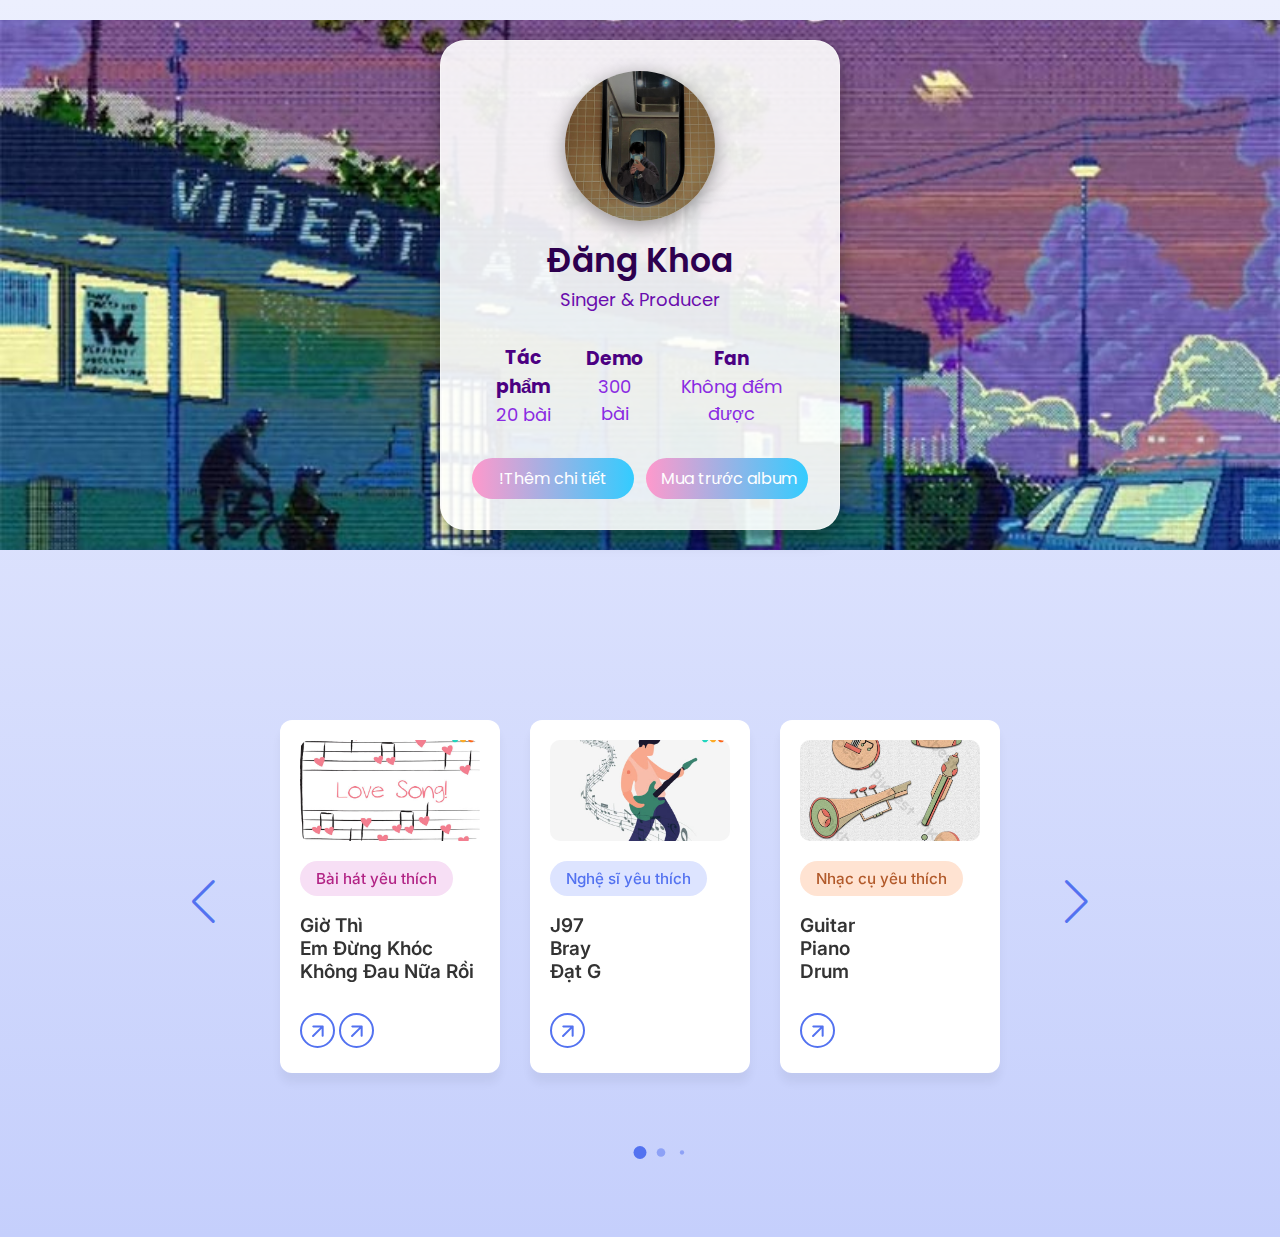
<file: Tuần 6/index.html>
<!DOCTYPE html>
<html lang="en">
<head>
    <meta charset="UTF-8">
    <meta name="viewport" content="width=device-width, initial-scale=1.0">
    <meta http-equiv="X-UA-Compatible" content="ie=edge">
    <title>Profile Card & Card Slider Combined</title>
    <link rel="stylesheet" href="style.css">

    <link rel="stylesheet" href="https://fonts.googleapis.com/css2?family=Material+Symbols+Rounded:opsz,wght,FILL,GRAD@24,400,0,0" />
    <link rel="stylesheet" href="https://cdn.jsdelivr.net/npm/swiper@11/swiper-bundle.min.css">
    </head>
<body>
    <section class="main">
        <div class="profile-card">
            <div class="image">
                <img src="images/khoadzvl.jpg" alt="" class="profile-pic">
            </div>
            <div class="data">
                <h2>Đăng Khoa</h2>
                <span>Singer & Producer</span>
            </div>
            <div class="row">
                <div class="info">
                    <h3>Tác phẩm</h3>
                    <span>20 bài</span>
                </div>
                <div class="info">
                    <h3>Demo</h3>
                    <span>300 bài</span>
                </div>
                <div class="info">
                    <h3>Fan</h3>
                    <span>Không đếm được</span>

                </div>
            </div>
            <div class="buttons">
                <a href="#" class="btn">!Thêm chi tiết</a>
                <a href="#" class="btn">Mua trước album</a>
            </div>
        </div>
    </section>

    <div style="margin-top: 50px; text-align: center; font-size: 2em; color: #333; margin-bottom: 30px;">
        </div>

    <div class="container swiper">
        <div class="card-wrapper">
            <ul class="card-list swiper-wrapper">
                <li class="card-item swiper-slide">
                    <a href="#" class="card-link">
                        <img src="images/Lovesong.jpg" alt="Card Image" class="card-image">
                        <p class="badge badge-designer">Bài hát yêu thích</p>
                        <h2 class="card-title">Giờ Thì<br>Em Đừng Khóc<br>Không Đau Nữa Rồi</h2>
                        <button class="card-button material-symbols-rounded">arrow_forward</button>
                        </h2>
                        </h2>
                        <button class="card-button material-symbols-rounded">arrow_forward</button>
                    </a>
                </li>
                <li class="card-item swiper-slide">
                    <a href="#" class="card-link">
                        <img src="images/singer.jpg" alt="Card Image" class="card-image">
                        <p class="badge badge-developer">Nghệ sĩ yêu thích</p>
                        <h2 class="card-title">J97<br>Bray<br>Đạt G</h2>
                        <button class="card-button material-symbols-rounded">arrow_forward</button>
                    </a>
                </li>
                <li class="card-item swiper-slide">
                    <a href="#" class="card-link">
                        <img src="images/Nhaccu.png!w700wp" alt="Card Image" class="card-image">
                        <p class="badge badge-marketer">Nhạc cụ yêu thích</p>
                        <h2 class="card-title">Guitar<br>Piano<br>Drum</h2>
                        <button class="card-button material-symbols-rounded">arrow_forward</button>
                    </a>
                </li>
                <li class="card-item swiper-slide">
                    <a href="#" class="card-link">
                        <img src="images/theloai.jpg" alt="Card Image" class="card-image">
                        <p class="badge badge-gamer">Thể loại nhạc yêu thích</p>
                        <h2 class="card-title">Ballad<br>Indie<br>City Pop</h2>
                        <button class="card-button material-symbols-rounded">arrow_forward</button>
                    </a>
                </li>
                <li class="card-item swiper-slide">
                    <a href="#" class="card-link">
                        <img src="images/vanhoa.jpg" alt="Card Image" class="card-image">
                        <p class="badge badge-editor">Văn hoá âm nhạc yêu thích</p>
                        <h2 class="card-title">KPOP<br>JPOP<br>US-UK</h2>
                        <button class="card-button material-symbols-rounded">arrow_forward</button>
                    </a>
                </li>
                </li>
                <li class="card-item swiper-slide">
                    <a href="index2.html" class="card-link"> <img src="images/game.jpg!w700wp" alt="Card Image" class="card-image">
                        <p class="badge badge-marketer">Game âm nhạc</p>
                        <h2 class="card-title">Giải trí</h2>
                        <button class="card-button material-symbols-rounded">arrow_forward</button>
                    </a>
                </li>
            </ul>

            <div class="swiper-pagination"></div>

            <div class="swiper-slide-button swiper-button-prev"></div>
            <div class="swiper-slide-button swiper-button-next"></div>
        </div>
    </div>

    <script src="https://cdn.jsdelivr.net/npm/swiper@11/swiper-bundle.min.js"></script>
    <script src="script.js"></script>
</body>
</html>
</file>
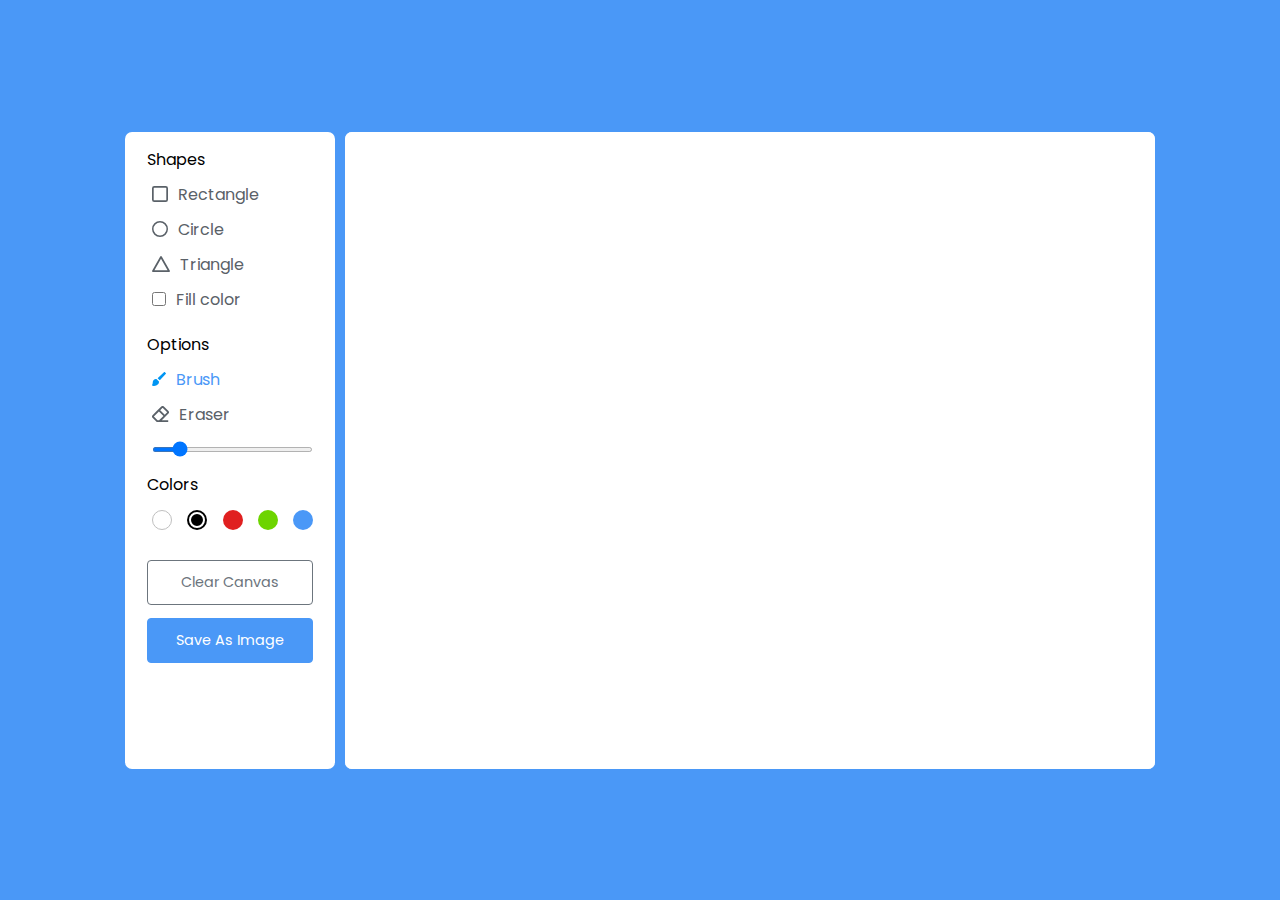
<file: Draw.html>
<!DOCTYPE html>
<html lang="en" dir="ltr">
  <head>
    <meta charset="utf-8">
    <title>Drawing App JavaScript | CodingNepal</title>
    <link rel="stylesheet" href="Draw.css">
    <meta name="viewport" content="width=device-width, initial-scale=1.0">
    <script src="Draw.js" defer></script>
  </head>
  <body>
    <div class="container">
      <section class="tools-board">
        <div class="row">
          <label class="title">Shapes</label>
          <ul class="options">
            <li class="option tool" id="rectangle">
              <img src="icons/rectangle.svg" alt="">
              <span>Rectangle</span>
            </li>
            <li class="option tool" id="circle">
              <img src="icons/circle.svg" alt="">
              <span>Circle</span>
            </li>
            <li class="option tool" id="triangle">
              <img src="icons/triangle.svg" alt="">
              <span>Triangle</span>
            </li>
            <li class="option">
              <input type="checkbox" id="fill-color">
              <label for="fill-color">Fill color</label>
            </li>
          </ul>
        </div>
        <div class="row">
          <label class="title">Options</label>
          <ul class="options">
            <li class="option active tool" id="brush">
              <img src="icons/brush.svg" alt="">
              <span>Brush</span>
            </li>
            <li class="option tool" id="eraser">
              <img src="icons/eraser.svg" alt="">
              <span>Eraser</span>
            </li>
            <li class="option">
              <input type="range" id="size-slider" min="1" max="30" value="5">
            </li>
          </ul>
        </div>
        <div class="row colors">
          <label class="title">Colors</label>
          <ul class="options">
            <li class="option"></li>
            <li class="option selected"></li>
            <li class="option"></li>
            <li class="option"></li>
            <li class="option">
              <input type="color" id="color-picker" value="#4A98F7">
            </li>
          </ul>
        </div>
        <div class="row buttons">
          <button class="clear-canvas">Clear Canvas</button>
          <button class="save-img">Save As Image</button>
        </div>
      </section>
      <section class="drawing-board">
        <canvas></canvas>
      </section>
    </div>
    
  </body>
</html>
</file>
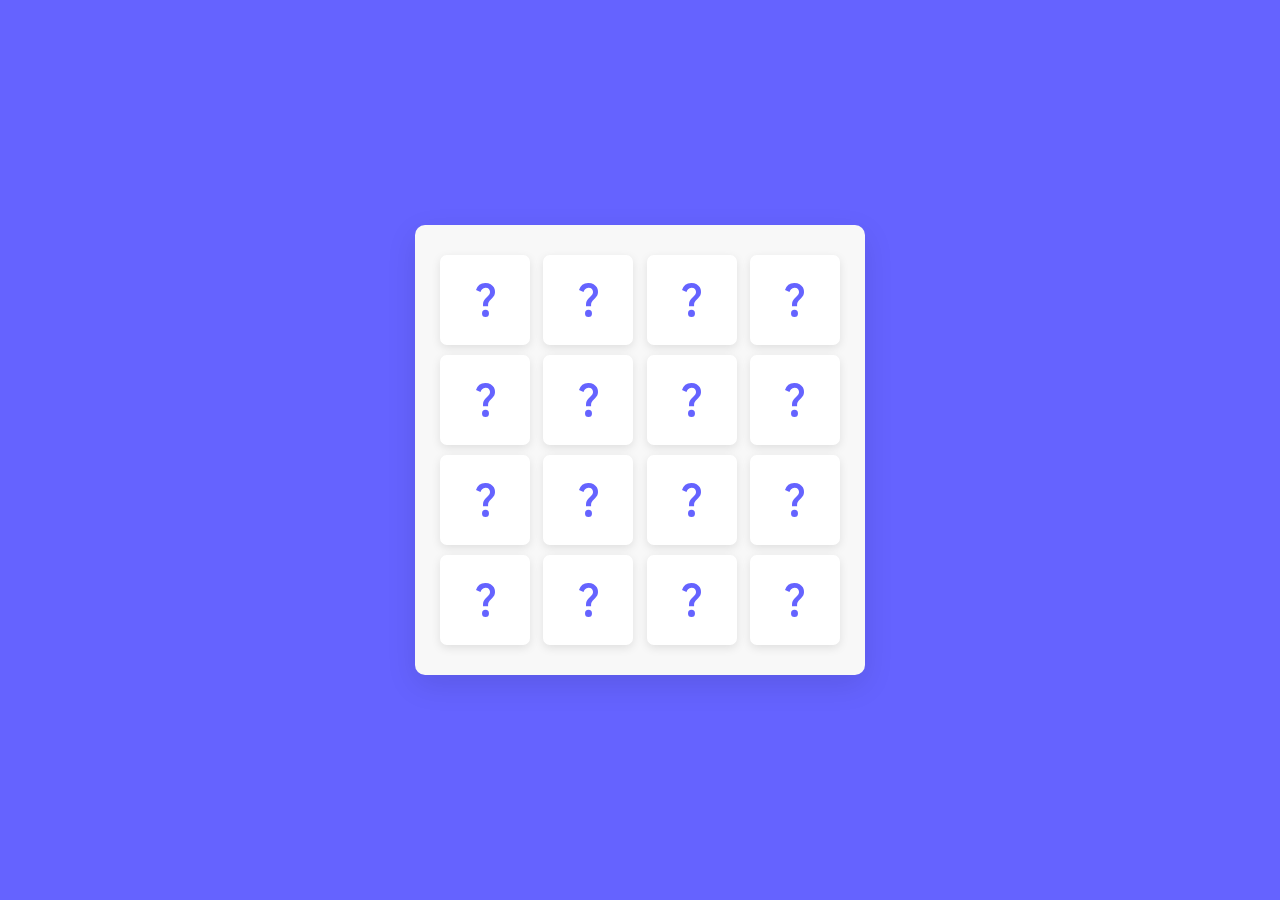
<file: Memory.html>
<!DOCTYPE html>
<html lang="en" dir="ltr">
  <head>
    <meta charset="utf-8">
    <title>Memory Card Game | CodingNepal</title>
    <link rel="stylesheet" href="Memory.css">
    <meta name="viewport" content="width=device-width, initial-scale=1.0">
  </head>
  <body>
    <div class="wrapper">
      <ul class="cards">
        <li class="card">
          <div class="view front-view">
  <img src="images/que_icon.svg" alt="icon">
</div>
<div class="view back-view">
  <img src="images/img-1.png" alt="card-img">
</div>
</li>
<li class="card">
  <div class="view front-view">
    <img src="images/que_icon.svg" alt="icon">
  </div>
  <div class="view back-view">
    <img src="images/img-6.png" alt="card-img">
  </div>
</li>
<li class="card">
  <div class="view front-view">
    <img src="images/que_icon.svg" alt="icon">
  </div>
  <div class="view back-view">
    <img src="images/img-3.png" alt="card-img">
  </div>
</li>
<li class="card">
  <div class="view front-view">
    <img src="images/que_icon.svg" alt="icon">
  </div>
  <div class="view back-view">
    <img src="images/img-2.png" alt="card-img">
  </div>
</li>
<li class="card">
  <div class="view front-view">
    <img src="images/que_icon.svg" alt="icon">
  </div>
  <div class="view back-view">
    <img src="images/img-1.png" alt="card-img">
  </div>
</li>
<li class="card">
  <div class="view front-view">
    <img src="images/que_icon.svg" alt="icon">
  </div>
  <div class="view back-view">
    <img src="images/img-5.png" alt="card-img">
  </div>
</li>
<li class="card">
  <div class="view front-view">
    <img src="images/que_icon.svg" alt="icon">
  </div>
  <div class="view back-view">
    <img src="images/img-2.png" alt="card-img">
  </div>
</li>
<li class="card">
  <div class="view front-view">
    <img src="images/que_icon.svg" alt="icon">
  </div>
  <div class="view back-view">
    <img src="images/img-6.png" alt="card-img">
  </div>
</li>
<li class="card">
  <div class="view front-view">
    <img src="images/que_icon.svg" alt="icon">
  </div>
  <div class="view back-view">
    <img src="images/img-3.png" alt="card-img">
  </div>
</li>
<li class="card">
  <div class="view front-view">
    <img src="images/que_icon.svg" alt="icon">
  </div>
  <div class="view back-view">
    <img src="images/img-4.png" alt="card-img">
  </div>
</li>
<li class="card">
  <div class="view front-view">
    <img src="images/que_icon.svg" alt="icon">
  </div>
  <div class="view back-view">
    <img src="images/img-5.png" alt="card-img">
  </div>
</li>
<li class="card">
  <div class="view front-view">
    <img src="images/que_icon.svg" alt="icon">
  </div>
  <div class="view back-view">
    <img src="images/img-4.png" alt="card-img">
  </div>
</li>
<li class="card">
  <div class="view front-view">
    <img src="images/que_icon.svg" alt="icon">
  </div>
  <div class="view back-view">
    <img src="images/img-4.png" alt="card-img">
  </div>
</li>
<li class="card">
  <div class="view front-view">
    <img src="images/que_icon.svg" alt="icon">
  </div>
  <div class="view back-view">
    <img src="images/img-4.png" alt="card-img">
  </div>
</li>
<li class="card">
  <div class="view front-view">
    <img src="images/que_icon.svg" alt="icon">
  </div>
  <div class="view back-view">
    <img src="images/img-4.png" alt="card-img">
  </div>
</li>
<li class="card">
  <div class="view front-view">
    <img src="images/que_icon.svg" alt="icon">
  </div>
  <div class="view back-view">
    <img src="images/img-4.png" alt="card-img">
  </div>
</li>
    <script src="Memory.js"></script>

  </body>
</html>
</file>
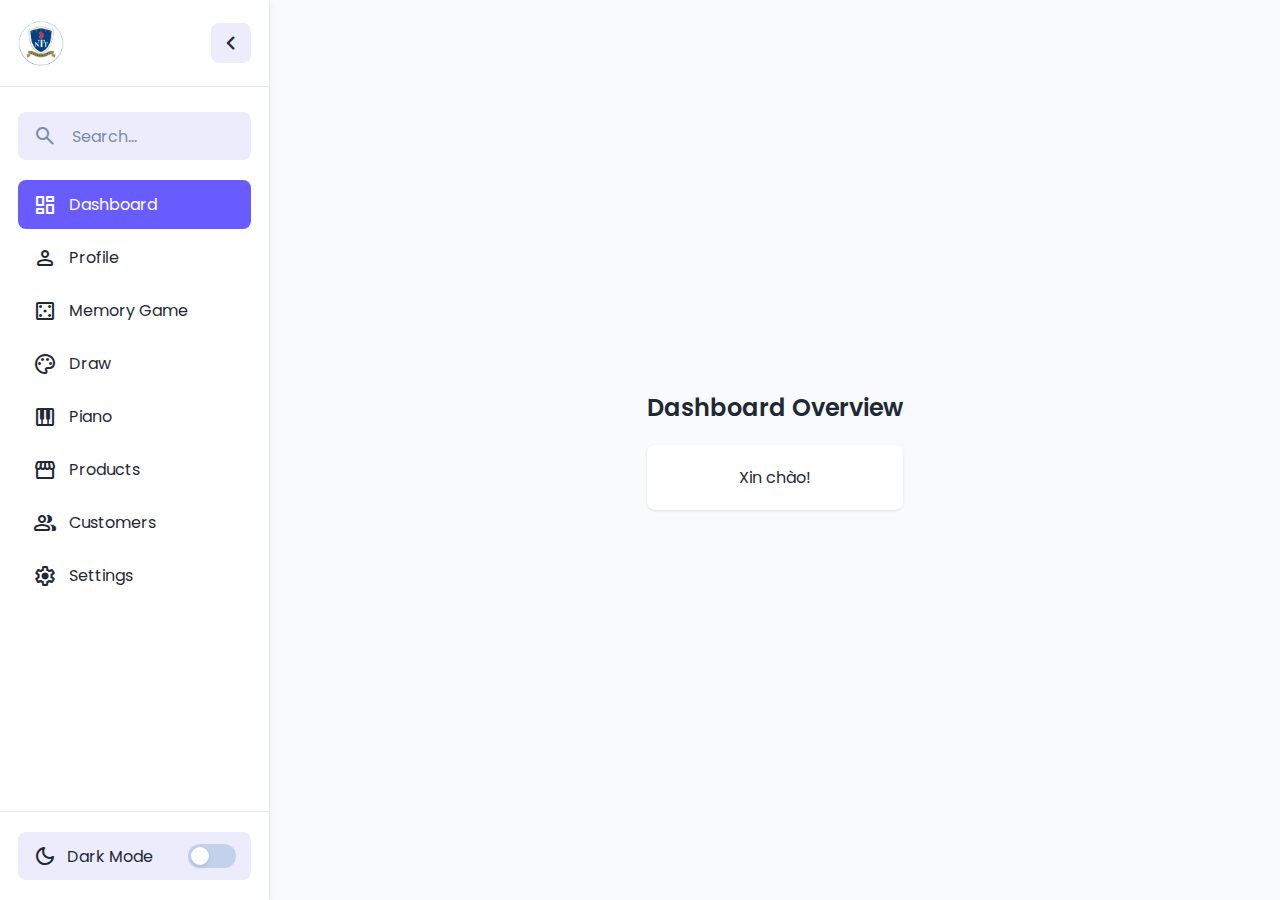
<file: Menu.html>
<!DOCTYPE html>
<html lang="en">
  <head>
    <meta charset="UTF-8" />
    <meta name="viewport" content="width=device-width, initial-scale=1.0" />
    <title>Combined Application</title>
    
    <link rel="stylesheet" href="Menu.css" /> 
    
    <link rel="stylesheet" href="https://fonts.googleapis.com/css2?family=Material+Symbols+Rounded:opsz,wght,FILL,GRAD@24,400,0,0" />
  </head>
  <body>
    <nav class="site-nav">
      <button class="sidebar-toggle">
        <span class="material-symbols-rounded">menu</span>
      </button>
    </nav>

    <div class="container">
      <aside class="sidebar collapsed">
        <div class="sidebar-header">
          <img src="images/logo.png" alt="Logo" class="header-logo" />
          <button class="sidebar-toggle">
            <span class="material-symbols-rounded">chevron_left</span>
          </button>
        </div>

        <div class="sidebar-content">
          <form action="#" class="search-form">
            <span class="material-symbols-rounded">search</span>
            <input type="search" placeholder="Search..." required />
          </form>

          <ul class="menu-list">
            <li class="menu-item">
              <a href="#" class="menu-link active" data-content="dashboard">
                <span class="material-symbols-rounded">dashboard</span>
                <span class="menu-label">Dashboard</span>
              </a>
            </li>
            <li class="menu-item">
              <a href="#" class="menu-link" data-content="profile">
                <span class="material-symbols-rounded">person</span>
                <span class="menu-label">Profile</span>
              </a>
            </li>
            <li class="menu-item">
              <a href="#" class="menu-link" data-content="memory-game">
                <span class="material-symbols-rounded">casino</span>
                <span class="menu-label">Memory Game</span>
              </a>
            </li>
            <li class="menu-item">
              <a href="#" class="menu-link" data-content="draw">
                <span class="material-symbols-rounded">palette</span>
                <span class="menu-label">Draw</span>
              </a>
            </li>
            <li class="menu-item">
              <a href="#" class="menu-link" data-content="piano">
                <span class="material-symbols-rounded">piano</span>
                <span class="menu-label">Piano</span>
              </a>
            </li>
            <li class="menu-item">
              <a href="#" class="menu-link">
                <span class="material-symbols-rounded">storefront</span>
                <span class="menu-label">Products</span>
              </a>
            </li>
            <li class="menu-item">
              <a href="#" class="menu-link">
                <span class="material-symbols-rounded">group</span>
                <span class="menu-label">Customers</span>
              </a>
            </li>
            <li class="menu-item">
              <a href="#" class="menu-link">
                <span class="material-symbols-rounded">settings</span>
                <span class="menu-label">Settings</span>
              </a>
            </li>
          </ul>
        </div>

        <div class="sidebar-footer">
          <button class="theme-toggle">
            <div class="theme-label">
              <span class="theme-icon material-symbols-rounded">dark_mode</span>
              <span class="theme-text">Dark Mode</span>
            </div>
            <div class="theme-toggle-track">
              <div class="theme-toggle-indicator"></div>
            </div>
          </button>
        </div>
      </aside>

      <div class="main-content">
        <div id="dashboardContent">
          <h1 class="page-title">Dashboard Overview</h1>
          <p class="card">Xin chào!</p>
        </div>

        <iframe id="profileIframe" src="Profile.html" style="display: none;"></iframe>
        <iframe id="memoryGameIframe" src="Memory.html" style="display: none;"></iframe>
        <iframe id="drawIframe" src="Draw.html" style="display: none;"></iframe>
        <iframe id="pianoIframe" src="Piano.html" style="display: none;"></iframe>

      </div>
    </div>

    <script src="Menu.js"></script> 
  </body>
</html>
</file>
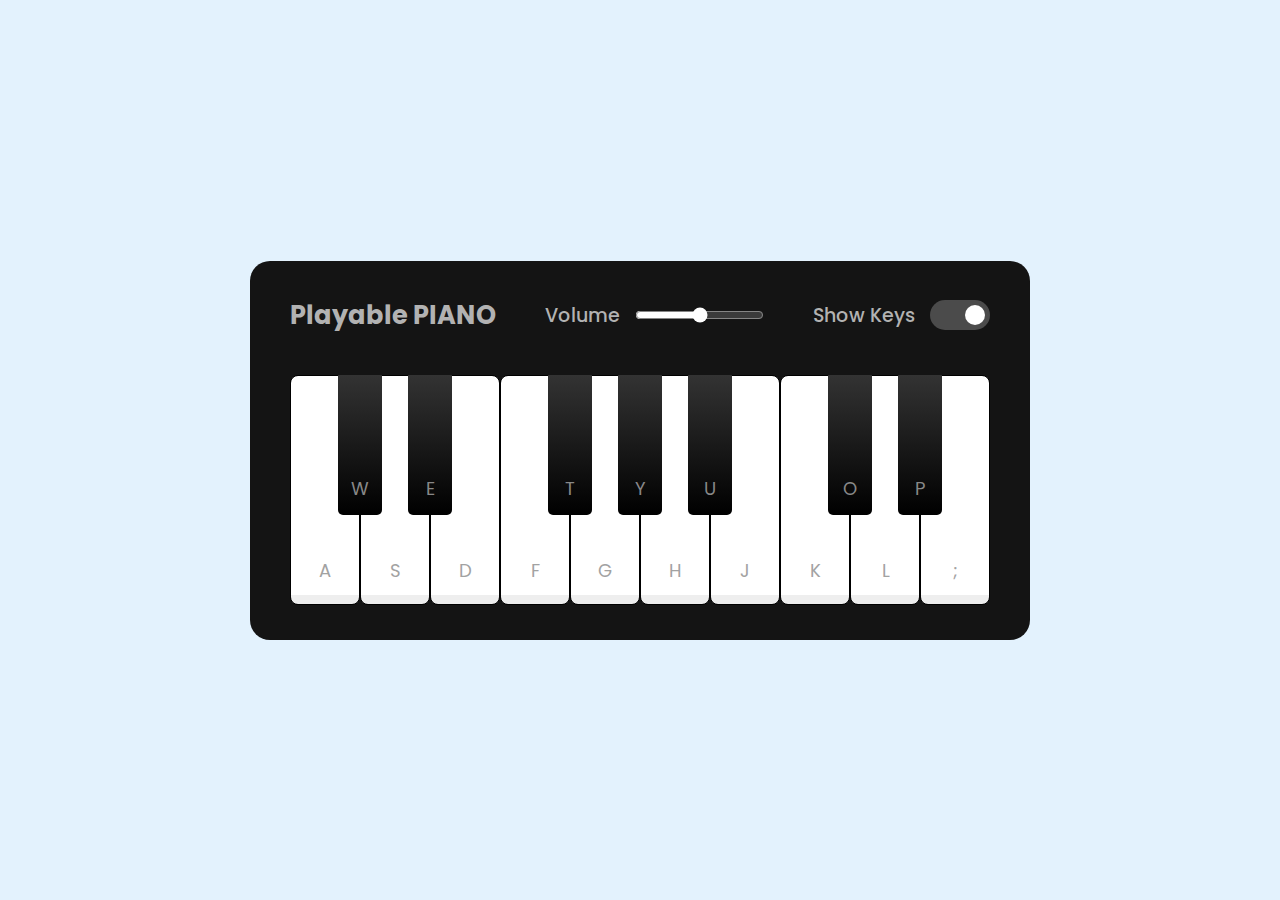
<file: Piano.html>
<!DOCTYPE html>
<html lang="en" dir="ltr">
  <head>
    <meta charset="utf-8">
    <title>Playable Piano JavaScript | CodingNepal</title>
    <link rel="stylesheet" href="Piano.css">
    <meta name="viewport" content="width=device-width, initial-scale=1.0">
    <script src="Piano.js" defer></script>
  </head>
  <body>
    <div class="wrapper">
      <header>
        <h2>Playable PIANO</h2>
        <div class="column volume-slider">
          <span>Volume</span><input type="range" min="0" max="1" value="0.5" step="any">
        </div>
        <div class="column keys-checkbox">
          <span>Show Keys</span><input type="checkbox" checked>
        </div>
      </header>
      <ul class="piano-keys">
        <li class="key white" data-key="a"><span>a</span></li>
        <li class="key black" data-key="w"><span>w</span></li>
        <li class="key white" data-key="s"><span>s</span></li>
        <li class="key black" data-key="e"><span>e</span></li>
        <li class="key white" data-key="d"><span>d</span></li>
        <li class="key white" data-key="f"><span>f</span></li>
        <li class="key black" data-key="t"><span>t</span></li>
        <li class="key white" data-key="g"><span>g</span></li>
        <li class="key black" data-key="y"><span>y</span></li>
        <li class="key white" data-key="h"><span>h</span></li>
        <li class="key black" data-key="u"><span>u</span></li>
        <li class="key white" data-key="j"><span>j</span></li>
        <li class="key white" data-key="k"><span>k</span></li>
        <li class="key black" data-key="o"><span>o</span></li>
        <li class="key white" data-key="l"><span>l</span></li>
        <li class="key black" data-key="p"><span>p</span></li>
        <li class="key white" data-key=";"><span>;</span></li>
      </ul>
    </div>

  </body>
</html>
</file>
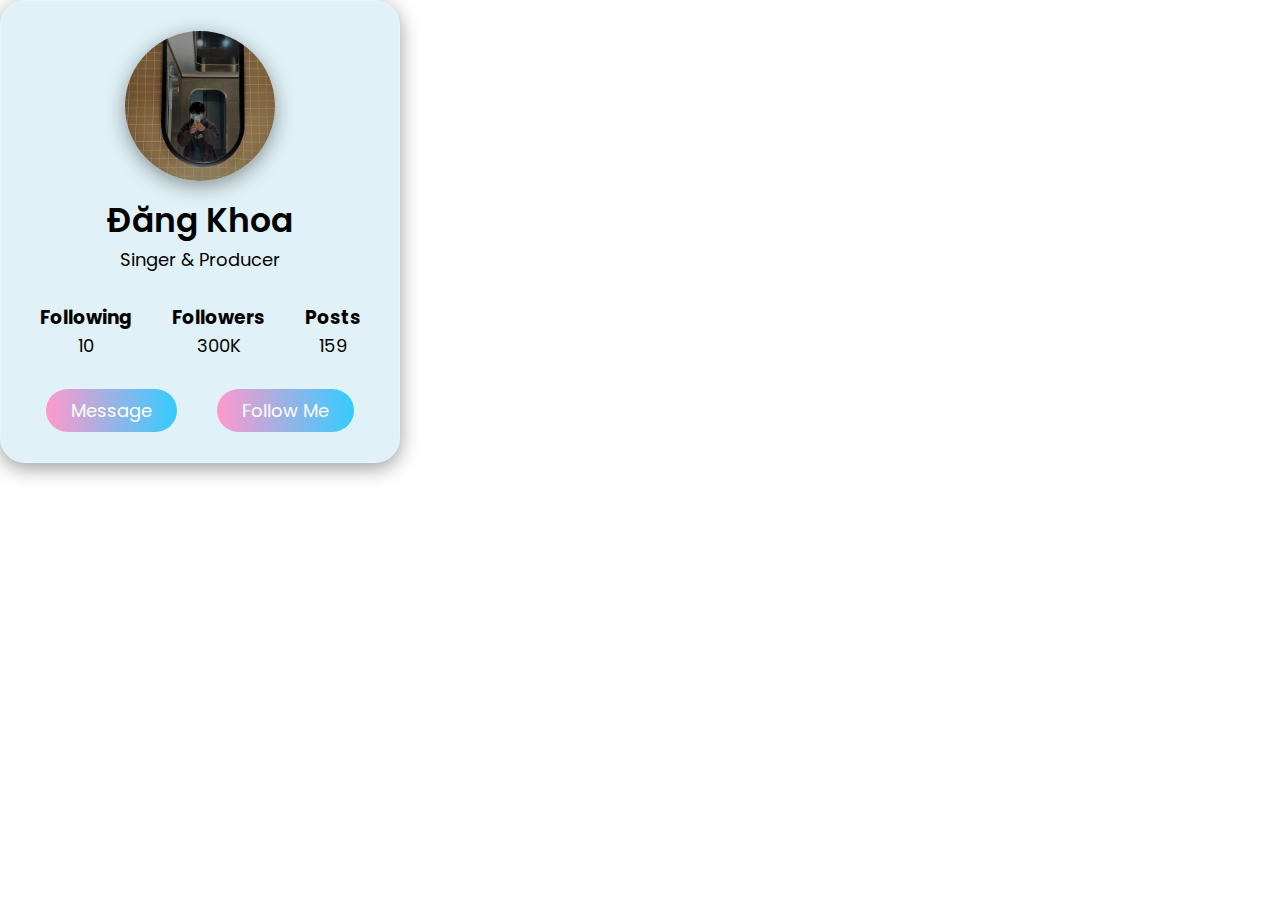
<file: Profile.html>
<!DOCTYPE html>
<html lang="en" id="profileHtml"> <head>
    <meta charset="UTF-8">
    <meta name="viewport" content="width=device-width, initial-scale=1.0">
    <meta http-equiv="X-UA-Compatible" content="ie=edge">
    <title>Profile Card</title> 
    <link rel="stylesheet" href="Profile.css"> </head>
<body id="profileBody"> <div class="profile-card">
        <div class="image">
            <img src="images/khoadzvl.jpg" alt="" class="profile-pic"> 
        </div>
        <div class="data">
            <h2>Đăng Khoa</h2>
            <span>Singer & Producer</span>
        </div>
        <div class="row">
            <div class="info">
                <h3>Following</h3>
                <span>10</span>
            </div>
            <div class="info">
                <h3>Followers</h3>
                <span>300K</span>
            </div>
            <div class="info">
                <h3>Posts</h3>
                <span>159</span>
            </div>
        </div>
        <div class="buttons">
            <a href="#" class="btn">Message</a>
            <a href="#" class="btn">Follow Me</a>
        </div>
    </div>
</body>
</html>
</file>
<file: Tuần 6/style.css>
/* style.css - File CSS đã hợp nhất cho Profile Card và Card Slider */

@import url('https://fonts.googleapis.com/css2?family=Poppins:wght@200;300;400;500&display=swap');
@import url('https://fonts.googleapis.com/css2?family=Inter:opsz,wght@14..32,100..900&display=swap');

* {
    margin: 0;
    padding: 0;
    box-sizing: border-box;
}

body {
    display: flex;
    flex-direction: column;
    align-items: center;
    justify-content: flex-start;
    min-height: 100vh;
    background: linear-gradient(#ECEFFE, #C5CFFC);
    padding: 20px 0;
    box-sizing: border-box;
    font-family: 'Poppins', sans-serif;
    color: #333333; 
}

/* ---------- CSS cho Profile Card ---------- */
.main {
    width: 100%;
    display: flex;
    align-items: center;
    justify-content: center;
    background-image: url(images/back.jpg); 
    background-position: center;
    background-size: cover;
    margin-bottom: 50px;
    padding: 20px;
    box-sizing: border-box;
}

.profile-card {
    display: flex;
    flex-direction: column;
    align-items: center;
    max-width: 400px;
    width: 100%;
    border-radius: 25px;
    padding: 30px;
    border: 1px solid rgba(255, 255, 255, 0.4);
    box-shadow: 0 5px 20px rgba(0,0,0,0.4);
    background-color: rgba(255, 255, 255, 0.9); 
}
.image{
    position: relative;
    height: 150px;
    width: 150px;
}
.image .profile-pic{
    width: 100%;
    height: 100%;
    object-fit: cover;
    border-radius: 50%;
    box-shadow: 0 5px 20px rgba(0,0,0,0.4);
}
.data{
    display: flex;
    flex-direction: column;
    align-items: center;
    margin-top: 15px;
}
.data h2{
    font-size: 33px;
    font-weight: 600;
    color: #2D004F; /* Màu tím rất đậm, gần như đen, lấy từ tông màu của ảnh nền */
}
span{
    font-size: 18px;
    color: #6A0DAD; /* Màu tím sẫm hơn cho phụ đề */
}
.row{
    display: flex;
    align-items: center;
    margin-top: 30px;
    justify-content: space-around;
    width: 100%;
}
.row .info{
    text-align: center;
    padding: 0 10px;
    flex-grow: 1;
}
.row .info h3 {
    color: #4B0082; /* Màu tím đậm hơn một chút cho các tiêu đề info */
}
.row .info span {
    color: #8A2BE2; /* Màu tím xanh nhẹ hơn cho nội dung info */
}
.buttons{
    display: flex;
    align-items: center;
    margin-top: 30px;
    justify-content: space-evenly;
    width: 100%;
    gap: 10px;
}
.buttons .btn{
    color: #FFFFFF; /* Đảm bảo chữ trắng nổi bật trên nền gradient */
    text-decoration: none;
    padding: 8px 15px;
    border-radius: 25px;
    font-size: 16px;
    white-space: nowrap;
    background: linear-gradient(to left, #33ccff 0%, #ff99cc 100%); /* Giữ nguyên gradient */
    flex-grow: 1;
    text-align: center;
    max-width: 48%;
}
.buttons .btn:hover{
    box-shadow: inset 0 5px 20px rgba(0,0,0,0.4);
}


.container.swiper {
    font-family: "Inter", sans-serif;
    width: 100%;
    max-width: 900px;
    padding: 20px;
    box-sizing: border-box;
    margin: 0 auto 50px auto;
}

.card-wrapper {
    max-width: 1100px;
    margin: 0 60px 35px;
    padding: 20px 10px;
    overflow: hidden;
}

.card-list .card-item {
    list-style: none;
}

.card-list .card-item .card-link {
    display: block;
    background: #fff; /* Nền trắng của card */
    padding: 18px;
    user-select: none;
    border-radius: 12px;
    text-decoration: none;
    border: 2px solid transparent;
    box-shadow: 0 10px 10px rgba(0, 0, 0, 0.05);
    transition: 0.2s ease;
    white-space: normal;
}

.card-list .card-item .card-link:active {
    cursor: grabbing;
}

.card-list .card-item .card-link:hover {
    border-color: #5372F0; /* Giữ màu xanh dương cho viền hover */
}

.card-list .card-link .card-image {
    width: 100%;
    border-radius: 10px;
    aspect-ratio: 16 / 9;
    object-fit: cover;
}

.card-list .card-link .badge {
    color: #5372F0; 
    width: fit-content;
    padding: 8px 16px;
    font-size: 0.95rem;
    border-radius: 50px;
    font-weight: 500;
    background: #DDE4FF; 
    margin: 16px 0 18px;
}


.card-list .card-link .badge-designer {
    color: #B22485;
    background: #F7DFF5;
}

.card-list .card-link .badge-marketer {
    color: #B25A2B;
    background: #FFE3D2;
}

.card-list .card-link .badge-gamer {
    color: #205C20;
    background: #D6F8D6;
}

.card-list .card-link .badge-editor {
    color: #856404;
    background: #fff3cd;
}

.card-list .card-link .card-title {
    color: #333333; /* Màu xám đậm cho tiêu đề card */
    font-size: 1.19rem;
    font-weight: 600;
}

.card-list .card-link .card-button {
    height: 35px;
    width: 35px;
    color: #5372F0; /* Màu xanh dương cho nút */
    margin: 30px 0 5px;
    background: none;
    cursor: pointer;
    border-radius: 50%;
    border: 2px solid #5372F0;
    transform: rotate(-45deg);
    transition: 0.4s ease;
}

.card-list .card-link:hover .card-button {
    color: #fff;
    background: #5372F0;
}

.card-wrapper .swiper-pagination-bullet {
    height: 13px;
    width: 13px;
    opacity: 0.5;
    background: #5372F0;
}

.card-wrapper .swiper-pagination-bullet-active {
    opacity: 1;
}

.card-wrapper .swiper-slide-button {
    color: #5372F0;
    top: 50%;
    transform: translateY(-50%);
}
.card-wrapper .swiper-button-prev {
    left: 0;
}
.card-wrapper .swiper-button-next {
    right: 0;
}

@media (max-width: 768px) {
    .main {
        padding: 0 10px;
    }
    .card-wrapper {
        margin: 0 10px 25px;
    }

    .card-wrapper .swiper-slide-button {
        display: none;
    }
}
</file>
<file: Draw.css>
/* Import Google font - Poppins */
@import url('https://fonts.googleapis.com/css2?family=Poppins:wght@400;500;600&display=swap');
*{
  margin: 0;
  padding: 0;
  box-sizing: border-box;
  font-family: 'Poppins', sans-serif;
}
body{
  display: flex;
  align-items: center;
  justify-content: center;
  min-height: 100vh;
  background: #4A98F7;
}
.container{
  display: flex;
  width: 100%;
  gap: 10px;
  padding: 10px;
  max-width: 1050px;
}
section{
  background: #fff;
  border-radius: 7px;
}
.tools-board{
  width: 210px;
  padding: 15px 22px 0;
}
.tools-board .row{
  margin-bottom: 20px;
}
.row .options{
  list-style: none;
  margin: 10px 0 0 5px;
}
.row .options .option{
  display: flex;
  cursor: pointer;
  align-items: center;
  margin-bottom: 10px;
}
.option:is(:hover, .active) img{
  filter: invert(17%) sepia(90%) saturate(3000%) hue-rotate(900deg) brightness(100%) contrast(100%);
}
.option :where(span, label){
  color: #5A6168;
  cursor: pointer;
  padding-left: 10px;
}
.option:is(:hover, .active) :where(span, label){
  color: #4A98F7;
}
.option #fill-color{
  cursor: pointer;
  height: 14px;
  width: 14px;
}
#fill-color:checked ~ label{
  color: #4A98F7;
}
.option #size-slider{
  width: 100%;
  height: 5px;
  margin-top: 10px;
}
.colors .options{
  display: flex;
  justify-content: space-between;
}
.colors .option{
  height: 20px;
  width: 20px;
  border-radius: 50%;
  margin-top: 3px;
  position: relative;
}
.colors .option:nth-child(1){
  background-color: #fff;
  border: 1px solid #bfbfbf;
}
.colors .option:nth-child(2){
  background-color: #000;
}
.colors .option:nth-child(3){
  background-color: #E02020;
}
.colors .option:nth-child(4){
  background-color: #6DD400;
}
.colors .option:nth-child(5){
  background-color: #4A98F7;
}
.colors .option.selected::before{
  position: absolute;
  content: "";
  top: 50%;
  left: 50%;
  height: 12px;
  width: 12px;
  background: inherit;
  border-radius: inherit;
  border: 2px solid #fff;
  transform: translate(-50%, -50%);
}
.colors .option:first-child.selected::before{
  border-color: #ccc;
}
.option #color-picker{
  opacity: 0;
  cursor: pointer;
}
.buttons button{
  width: 100%;
  color: #fff;
  border: none;
  outline: none;
  padding: 11px 0;
  font-size: 0.9rem;
  margin-bottom: 13px;
  background: none;
  border-radius: 4px;
  cursor: pointer;
}
.buttons .clear-canvas{
  color: #6C757D;
  border: 1px solid #6C757D;
  transition: all 0.3s ease;
}
.clear-canvas:hover{
  color: #fff;
  background: #6C757D;
}
.buttons .save-img{
  background: #4A98F7;
  border: 1px solid #4A98F7;
}
.drawing-board{
  flex: 1;
  overflow: hidden;
}
.drawing-board canvas{
  width: 100%;
  height: 100%;
}
</file>
<file: Memory.css>
/* Import Google Font - Poppins */
@import url('https://fonts.googleapis.com/css2?family=Poppins:wght@400;500;600;700&display=swap');
*{
  margin: 0;
  padding: 0;
  box-sizing: border-box;
  font-family: 'Poppins', sans-serif;
}
body{
  display: flex;
  align-items: center;
  justify-content: center;
  min-height: 100vh;
  background: #6563FF;
}
.wrapper{
  padding: 25px;
  border-radius: 10px;
  background: #F8F8F8;
  box-shadow: 0 10px 30px rgba(0,0,0,0.1);
}
.cards, .card, .view{
  display: flex;
  align-items: center;
  justify-content: center;
}
.cards{
  height: 400px;
  width: 400px;
  flex-wrap: wrap;
  justify-content: space-between;
}
.cards .card{
  cursor: pointer;
  list-style: none;
  user-select: none;
  position: relative;
  perspective: 1000px;
  transform-style: preserve-3d;
  height: calc(100% / 4 - 10px);
  width: calc(100% / 4 - 10px);
}
.card.shake{
  animation: shake 0.35s ease-in-out;
}
@keyframes shake {
  0%, 100%{
    transform: translateX(0);
  }
  20%{
    transform: translateX(-13px);
  }
  40%{
    transform: translateX(13px);
  }
  60%{
    transform: translateX(-8px);
  }
  80%{
    transform: translateX(8px);
  }
}
.card .view{
  width: 100%;
  height: 100%;
  position: absolute;
  border-radius: 7px;
  background: #fff;
  pointer-events: none;
  backface-visibility: hidden;
  box-shadow: 0 3px 10px rgba(0,0,0,0.1);
  transition: transform 0.25s linear;
}
.card .front-view img{
  width: 19px;
}
.card .back-view img{
  max-width: 45px;
}
.card .back-view{
  transform: rotateY(-180deg);
}
.card.flip .back-view{
  transform: rotateY(0);
}
.card.flip .front-view{
  transform: rotateY(180deg);
}

@media screen and (max-width: 700px) {
  .cards{
    height: 350px;
    width: 350px;
  }
  .card .front-view img{
    width: 17px;
  }
  .card .back-view img{
    max-width: 40px;
  }
}

@media screen and (max-width: 530px) {
  .cards{
    height: 300px;
    width: 300px;
  }
  .card .front-view img{
    width: 15px;
  }
  .card .back-view img{
    max-width: 35px;
  }
}
</file>
<file: Menu.css>
/* Importing Google Fonts - Poppins */
@import url('https://fonts.googleapis.com/css2?family=Poppins:wght@400;500;600;700&display=swap');

* {
  margin: 0;
  padding: 0;
  box-sizing: border-box;
  font-family: "Poppins", sans-serif;
}

:root {
  /* Light theme colors */
  --color-text-primary: #1F2936;
  --color-text-placeholder: #798EAE;
  --color-bg-primary: #f9fafb;
  --color-bg-secondary: #ECECFD;
  --color-bg-sidebar: #FFFFFF;
  --color-border-hr: #E2E8F0;
  --color-hover-primary: #695CFE;
  --color-hover-secondary: #e2e2fb;
  --color-shadow: rgba(0, 0, 0, 0.05);
}

body.dark-theme {
  /* Dark theme colors */
  --color-text-primary: #F1F5F9;
  --color-text-placeholder: #A6B7D2;
  --color-bg-primary: #111827;
  --color-bg-secondary: #3D4859;
  --color-bg-sidebar: #1f2937;
  --color-border-hr: #3B475C;
  --color-hover-secondary: #48566a;
  --color-shadow: rgba(0, 0, 0, 0.3);
}

body {
  min-height: 100vh;
  background: var(--color-bg-primary);
}

.sidebar {
  position: sticky;
  top: 0;
  width: 270px;
  height: 100vh;
  display: flex;
  flex-shrink: 0;
  flex-direction: column;
  background: var(--color-bg-sidebar);
  border-right: 1px solid var(--color-border-hr);
  box-shadow: 0 3px 9px var(--color-shadow);
  transition: width 0.4s ease;
}

.sidebar.collapsed {
  width: 90px;
}

.sidebar .sidebar-header {
  padding: 20px 18px;
  display: flex;
  position: relative;
  align-items: center;
  justify-content: space-between;
  border-bottom: 1px solid var(--color-border-hr);
}

.sidebar-header .header-logo {
  width: 46px;
  height: 46px;
  display: block;
  object-fit: contain;
  border-radius: 50%;
  transition: opacity 0.4s ease;
}

.sidebar.collapsed .header-logo {
  opacity: 0;
  pointer-events: none;
}

.site-nav .sidebar-toggle,
.sidebar-header .sidebar-toggle {
  height: 40px;
  width: 40px;
  border: none;
  cursor: pointer;
  display: flex;
  position: absolute;
  right: 18px;
  align-items: center;
  justify-content: center;
  border-radius: 8px;
  color: var(--color-text-primary);
  background: var(--color-bg-secondary);
  transition: 0.4s ease;
}

.site-nav .sidebar-toggle:hover,
.sidebar-header .sidebar-toggle:hover {
  background: var(--color-hover-secondary);
}

.sidebar.collapsed .sidebar-header .sidebar-toggle {
  transform: translateX(-2px);
  height: 48px;
  width: 50px;
}

.sidebar-header .sidebar-toggle span {
  font-size: 1.75rem;
  transition: transform 0.4s ease;
}

.sidebar.collapsed .sidebar-toggle span {
  transform: rotate(180deg);
}

.sidebar .sidebar-content {
  flex: 1;
  padding: 20px 18px;
  overflow: hidden auto;
  scrollbar-width: thin;
  scrollbar-color: var(--color-text-placeholder) transparent;
}

.sidebar.collapsed .sidebar-content {
  scrollbar-width: none;
}

.sidebar-content .search-form {
  border-radius: 8px;
  min-height: 48px;
  margin: 5px 0 20px;
  align-items: center;
  display: flex;
  padding: 0 15px;
  white-space: nowrap;
  background: var(--color-bg-secondary);
  transition: 0.4s ease;
}

.sidebar.collapsed .search-form:hover {
  cursor: pointer;
}

.sidebar-content .search-form:focus-within,
.sidebar.collapsed .search-form:hover {
  background: var(--color-hover-secondary);
}

.sidebar-content .search-form span {
  color: var(--color-text-placeholder);
}

.search-form input {
  background: none;
  outline: none;
  border: none;
  width: 100%;
  margin-left: 15px;
  font-size: 1rem;
  color: var(--color-text-primary);
}

.search-form input::placeholder {
  color: var(--color-text-placeholder);
}

.sidebar-content .menu-list {
  display: flex;
  gap: 4px;
  list-style: none;
  flex-direction: column;
}

.menu-list .menu-link {
  display: flex;
  gap: 12px;
  white-space: nowrap;
  border-radius: 8px;
  padding: 12px 15px;
  align-items: center;
  text-decoration: none;
  color: var(--color-text-primary);
  transition: 0.3s ease;
}

.menu-link .menu-label {
  transition: opacity 0.3s ease;
}

.sidebar.collapsed .menu-link .menu-label {
  opacity: 0;
  pointer-events: none;
}

.menu-list .menu-link:is(:hover, .active) {
  color: #fff;
  background: var(--color-hover-primary);
}

.sidebar .sidebar-footer {
  padding: 20px 18px;
  white-space: nowrap;
  border-top: 1px solid var(--color-border-hr);
}

.sidebar-footer .theme-toggle {
  width: 100%;
  min-height: 48px;
  border-radius: 8px;
  display: flex;
  align-items: center;
  cursor: pointer;
  border: none;
  padding: 0 15px;
  white-space: nowrap;
  color: var(--color-text-primary);
  background: var(--color-bg-secondary);
  transition: 0.3s ease;
}

.sidebar-footer .theme-toggle:hover {
  background: var(--color-hover-secondary);
}

.theme-toggle .theme-label {
  display: flex;
  gap: 10px;
  align-items: center;
}

.theme-toggle .theme-label .theme-text {
  font-size: 1rem;
  transition: opacity 0.4s 0.2s ease;
}

.sidebar.collapsed .theme-toggle :where(.theme-text, .theme-toggle-track) {
  opacity: 0;
  width: 0;
  transition: all 0.2s ease;
}

.theme-toggle .theme-toggle-track {
  height: 24px;
  width: 48px;
  border-radius: 999px;
  margin-left: auto;
  background: #c3d1ec;
  position: relative;
  transition: opacity 0.4s 0.2s ease, background-color 0.3s ease;
}

body.dark-theme .theme-toggle-track {
  background: #695CFE;
}

.theme-toggle-track .theme-toggle-indicator {
  position: absolute;
  top: 3px;
  left: 3px;
  width: 18px;
  height: 18px;
  border-radius: 50%;
  background-color: #fff;
  box-shadow: 0 2px 4px rgba(0, 0, 0, 0.1);
  transition: transform 0.3s ease;
}

body.dark-theme .theme-toggle-indicator {
  transform: translateX(24px);
}

.site-nav {
  top: 0;
  display: none;
  padding: 15px 20px;
  position: sticky;
  background: var(--color-bg-primary);
  border-bottom: 1px solid var(--color-border-hr);
}

.site-nav .sidebar-toggle {
  position: unset;
}

.container {
  display: flex;
}

/* --- Main Content Layout --- */
.container .main-content {
  flex: 1;
  padding: 30px;
  color: var(--color-text-primary);
  /* Luôn là flex container và luôn căn giữa nội dung của nó */
  display: flex;
  flex-direction: column; /* Xếp chồng nội dung theo cột */
  justify-content: center; /* Căn giữa theo chiều dọc */
  align-items: center;   /* Căn giữa theo chiều ngang */
  min-height: 100vh; /* Đảm bảo main-content chiếm toàn bộ chiều cao của viewport */
  overflow: auto; /* Cho phép cuộn nếu nội dung quá dài */
}

/* --- Main Content Elements (Dashboard & general cards) --- */
#dashboardContent .page-title { 
  font-size: 1.5rem;
  font-weight: 600;
  margin-bottom: 20px;
  text-align: center;
  width: 100%;
  max-width: 800px;
}

#dashboardContent .card { 
  border-radius: 8px;
  padding: 20px;
  background-color: var(--color-bg-sidebar);
  box-shadow: 0 1px 3px rgba(0, 0, 0, 0.1);
  text-align: center;
  width: 100%;
  max-width: 800px;
}

/* --- Iframe Specific Styles --- */
iframe {
    border: none;
    width: 100%;
    /* height: 100%; */ /* Bỏ height: 100% ở đây để iframe tự co giãn theo nội dung nếu cần, hoặc đặt min-height */
    min-height: 500px; /* Đặt chiều cao tối thiểu cho iframe */
    display: none; /* Mặc định ẩn */
    flex-shrink: 0; /* Ngăn co lại */
    margin: auto; /* Để iframe tự căn giữa trong main-content */
}

/* Kích thước tối ưu cho từng iframe (đây là nơi bạn điều chỉnh kích thước lớn hơn) */
#profileIframe { max-width: 450px; min-height: 600px; /* Tăng min-height cho Profile */ } 
#memoryGameIframe { max-width: 450px; min-height: 600px; /* Tăng min-height cho Game */ }
#drawIframe { max-width: 1050px; min-height: 700px; /* Tăng min-height cho Draw */ }
#pianoIframe { max-width: 850px; min-height: 400px; /* Tăng min-height cho Piano */ }


/* Responsive media query code for small screens */
@media (max-width: 768px) {
  body::before {
    content: "";
    position: fixed;
    inset: 0;
    z-index: 10;
    opacity: 0;
    pointer-events: none;
    background: rgba(0, 0, 0, 0.6);
    transition: 0.4s ease;
  }

  body:has(.sidebar:not(.collapsed))::before {
    opacity: 1;
    pointer-events: auto;
  }

  body:has(.sidebar:not(.collapsed)) {
    overflow: hidden;
  }

  .site-nav {
    display: block;
  }

  .sidebar {
    position: fixed;
    top: 0;
    left: 0;
    height: 100%;
    z-index: 20;
    width: 270px;
    transition: left 0.4s ease;
  }

  .sidebar.collapsed {
    left: -270px;
    width: 270px;
  }

  .container .main-content {
    padding: 30px 20px;
  }
}
</file>
<file: Piano.css>
/* Import Google font - Poppins */
@import url('https://fonts.googleapis.com/css2?family=Poppins:wght@400;500;600&display=swap');
* {
  margin: 0;
  padding: 0;
  box-sizing: border-box;
  font-family: 'Poppins', sans-serif;
}
body {
  display: flex;
  align-items: center;
  justify-content: center;
  min-height: 100vh;
  background: #E3F2FD;
}
.wrapper {
  padding: 35px 40px;
  border-radius: 20px;
  background: #141414;
}
.wrapper header {
  display: flex;
  color: #B2B2B2;
  align-items: center;
  justify-content: space-between;
}
header h2 {
  font-size: 1.6rem;
}
header .column {
  display: flex;
  align-items: center;
}
header span {
  font-weight: 500;
  margin-right: 15px;
  font-size: 1.19rem;
}
header input {
  outline: none;
  border-radius: 30px;
}
.volume-slider input {
  accent-color: #fff;
}
.keys-checkbox input {
  height: 30px;
  width: 60px;
  cursor: pointer;
  appearance: none;
  position: relative;
  background: #4B4B4B
}
.keys-checkbox input::before {
  content: "";
  position: absolute;
  top: 50%;
  left: 5px;
  width: 20px;
  height: 20px;
  border-radius: 50%;
  background: #8c8c8c;
  transform: translateY(-50%);
  transition: all 0.3s ease;
}
.keys-checkbox input:checked::before {
  left: 35px;
  background: #fff;
}
.piano-keys {
  display: flex;
  list-style: none;
  margin-top: 40px;
}
.piano-keys .key {
  cursor: pointer;
  user-select: none;
  position: relative;
  text-transform: uppercase;
}
.piano-keys .black {
  z-index: 2;
  width: 44px;
  height: 140px;
  margin: 0 -22px 0 -22px;
  border-radius: 0 0 5px 5px;
  background: linear-gradient(#333, #000);
}
.piano-keys .black.active {
  box-shadow: inset -5px -10px 10px rgba(255,255,255,0.1);
  background:linear-gradient(to bottom, #000, #434343);
}
.piano-keys .white {
  height: 230px;
  width: 70px;
  border-radius: 8px;
  border: 1px solid #000;
  background: linear-gradient(#fff 96%, #eee 4%);
}
.piano-keys .white.active {
  box-shadow: inset -5px 5px 20px rgba(0,0,0,0.2);
  background:linear-gradient(to bottom, #fff 0%, #eee 100%);
}
.piano-keys .key span {
  position: absolute;
  bottom: 20px;
  width: 100%;
  color: #A2A2A2;
  font-size: 1.13rem;
  text-align: center;
}
.piano-keys .key.hide span {
  display: none;
}
.piano-keys .black span {
  bottom: 13px;
  color: #888888;
}

@media screen and (max-width: 815px) {
  .wrapper {
    padding: 25px;
  }
  header {
    flex-direction: column;
  }
  header :where(h2, .column) {
    margin-bottom: 13px;
  }
  .volume-slider input {
    max-width: 100px;
  }
  .piano-keys {
    margin-top: 20px;
  }
  .piano-keys .key:where(:nth-child(9), :nth-child(10)) {
    display: none;
  }
  .piano-keys .black {
    height: 100px;
    width: 40px;
    margin: 0 -20px 0 -20px;
  }
  .piano-keys .white {
    height: 180px;
    width: 60px;
  }
}

@media screen and (max-width: 615px) {
  .piano-keys .key:nth-child(13),
  .piano-keys .key:nth-child(14),
  .piano-keys .key:nth-child(15),
  .piano-keys .key:nth-child(16),
  .piano-keys .key :nth-child(17) {
    display: none;
  }
  .piano-keys .white {
    width: 50px;
  }
}
</file>
<file: Profile.css>
@import url('https://fonts.googleapis.com/css2?family=Poppins:wght@200;300;400;500&display=swap');
*{
  margin: 0;
  padding: 0;
  box-sizing: border-box;
  font-family: 'Poppins', sans-serif;
}
.main{
  width: 100%;
  height: 100vh;
  display: flex;
  align-items: center;
  justify-content: center;
  background-image: url(back.jpg);
  background-position: center;
  background-size: cover;
}
.profile-card{
  display: flex;
  flex-direction: column;
  align-items: center;
  max-width: 400px;
  width: 100%;
  border-radius: 25px;
  padding: 30px;
  border: 1px solid #ffffff40;
  box-shadow: 0 5px 20px rgba(0,0,0,0.4);
  background: #E0F2F7;
}
.image{
  position: relative;
  height: 150px;
  width: 150px;
}
.image .profile-pic{
  width: 100%;
  height: 100%;
  object-fit: cover;
  border-radius: 50%;
  box-shadow: 0 5px 20px rgba(0,0,0,0.4);
}
.data{
  display: flex;
  flex-direction: column;
  align-items: center;
  margin-top: 15px;
}
.data h2{
  font-size: 33px;
  font-weight: 600;
}
span{
  font-size: 18px;
}
.row{
  display: flex;
  align-items: center;
  margin-top: 30px;
}
.row .info{
  text-align: center;
  padding: 0 20px;
}
.buttons{
  display: flex;
  align-items: center;
  margin-top: 30px;
}
.buttons .btn{
  color: #fff;
  text-decoration: none;
  margin: 0 20px;
  padding: 8px 25px;
  border-radius: 25px;
  font-size: 18px;
  white-space: nowrap;
  background: linear-gradient(to left, #33ccff 0%, #ff99cc 100%);
}
.buttons .btn:hover{
  box-shadow: inset 0 5px 20px rgba(0,0,0,0.4);
}
</file>
